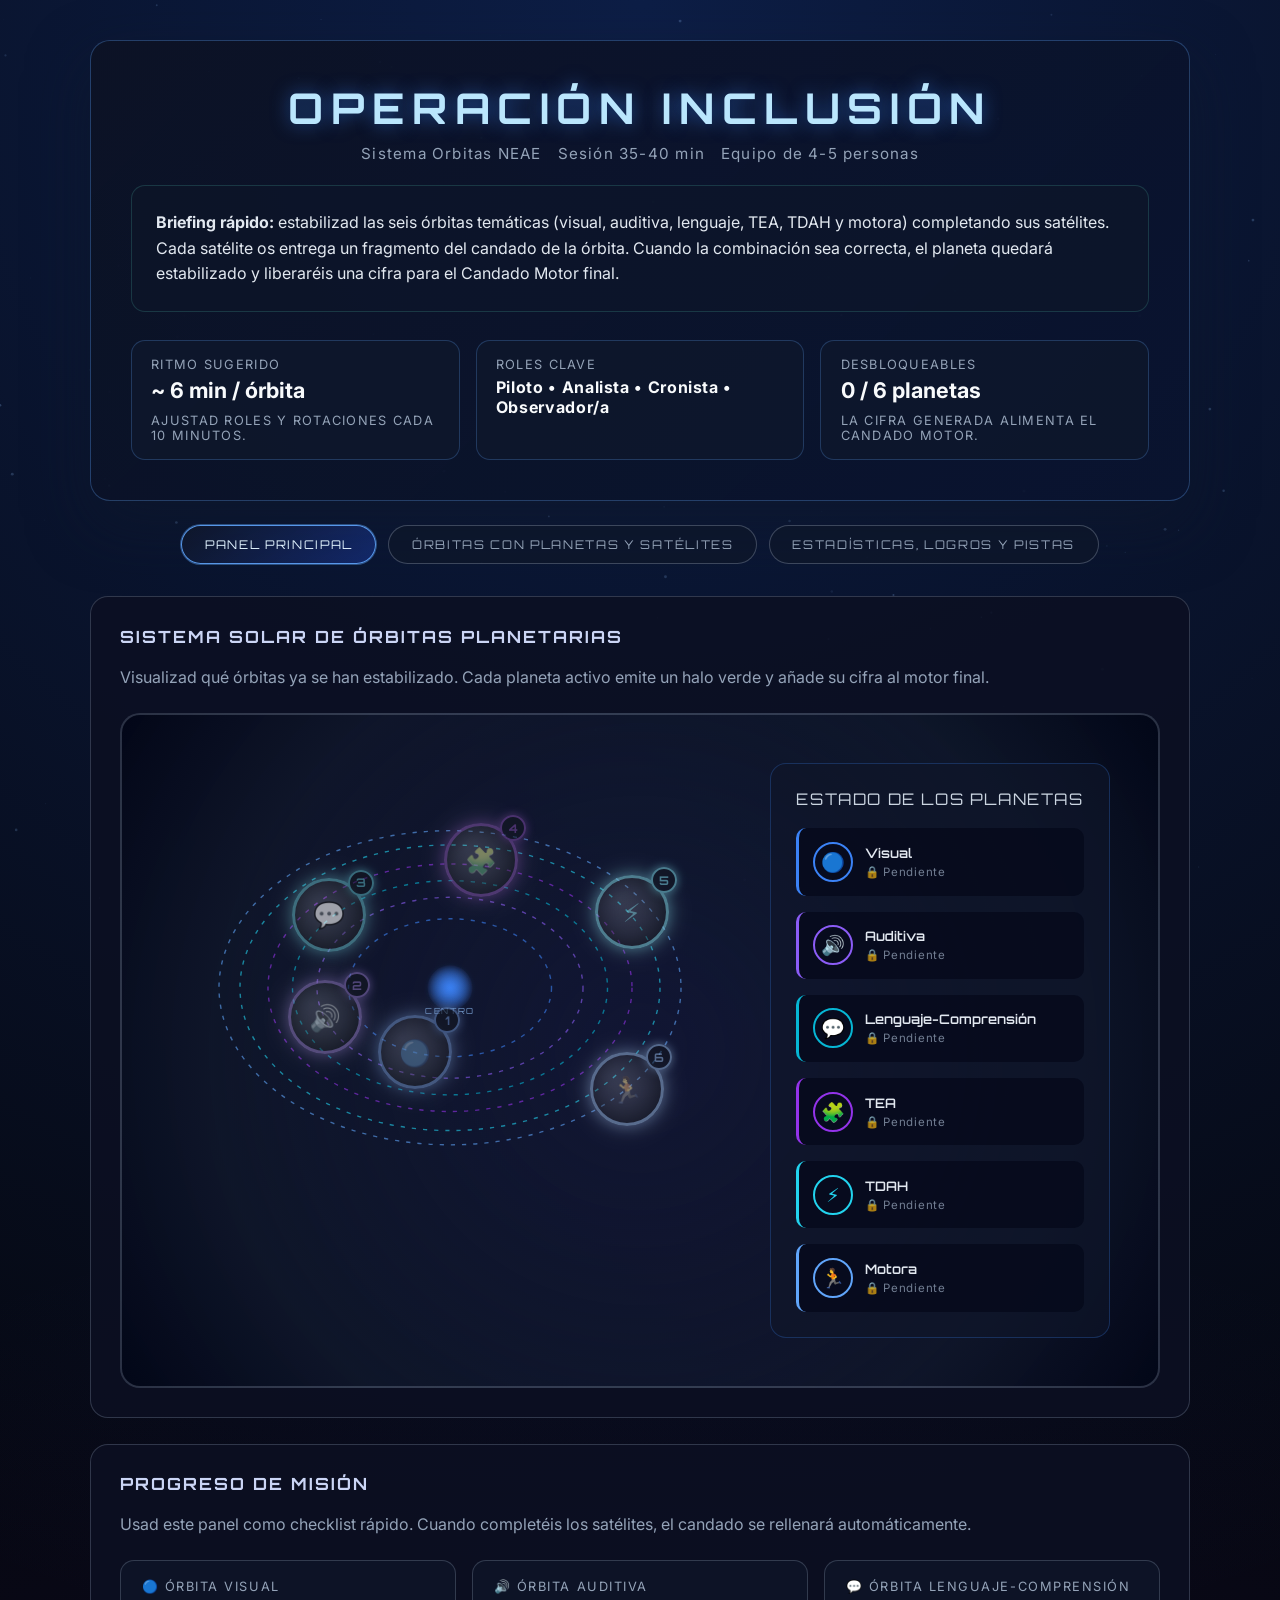
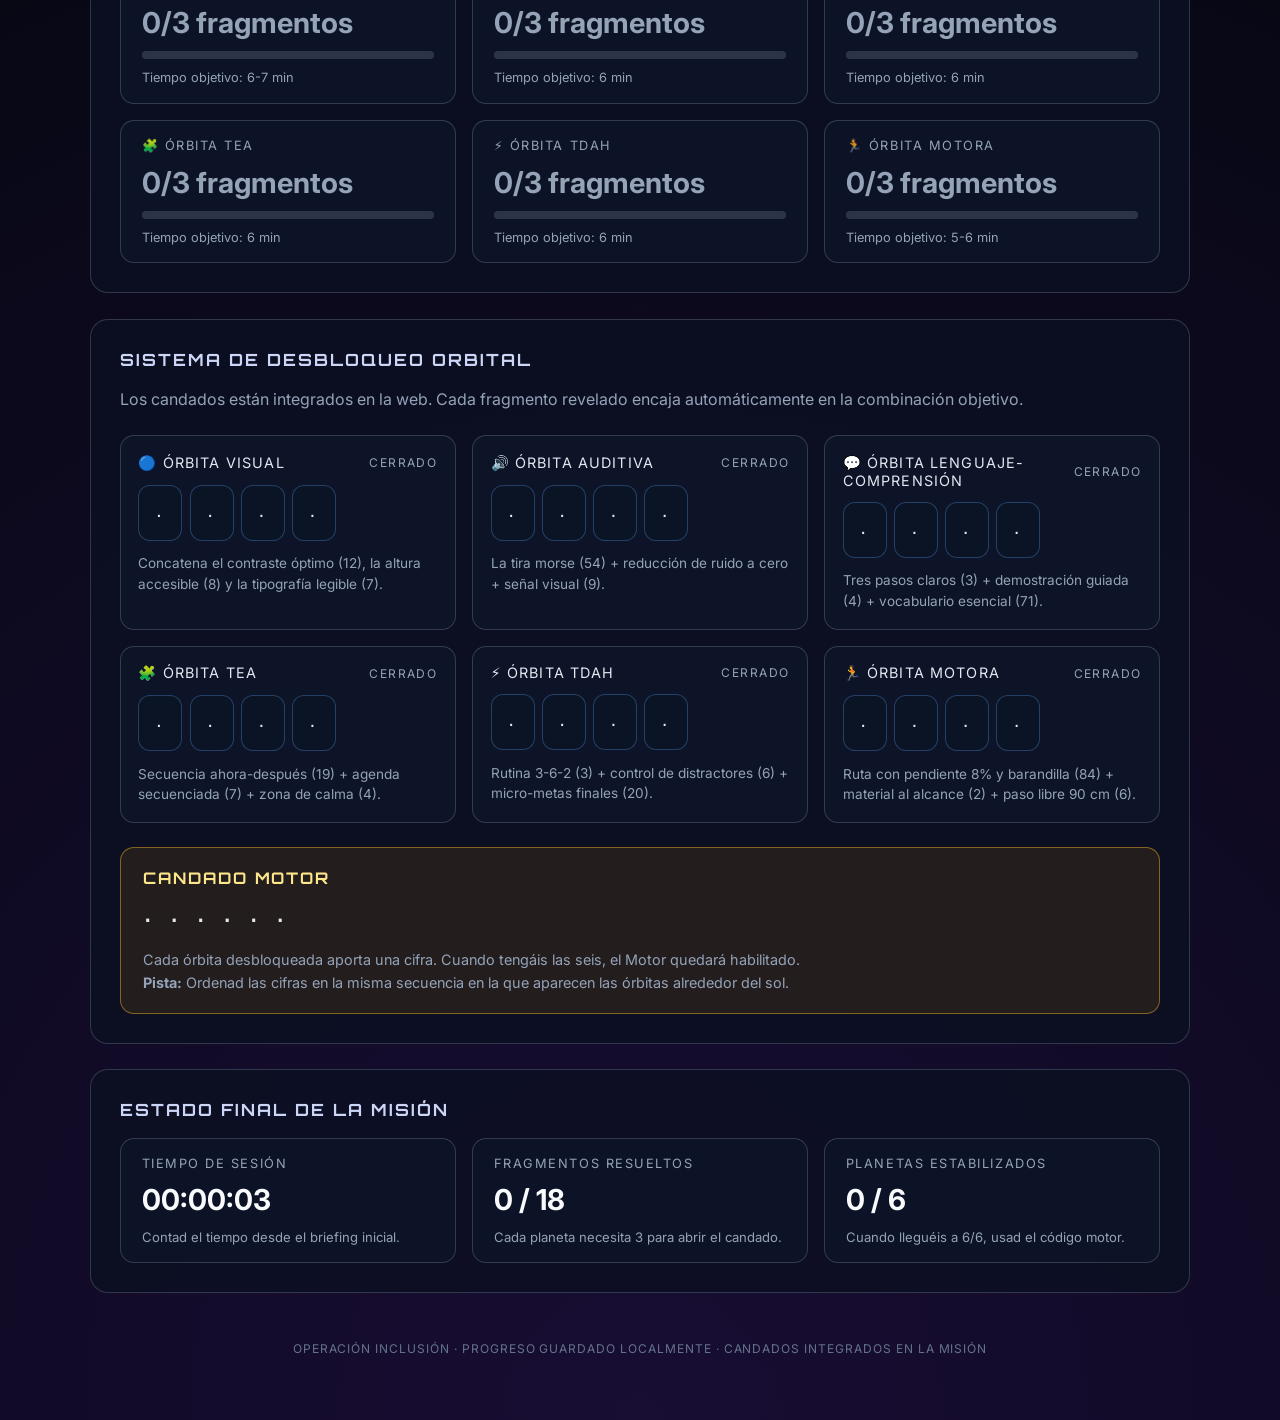
<file: index-mal.html>
<!DOCTYPE html>
<html lang="es">
<head>
    <meta charset="UTF-8">
    <meta name="viewport" content="width=device-width, initial-scale=1.0">
    <title>OPERACIÓN INCLUSIÓN — Sala Orbital</title>
    <link rel="preconnect" href="https://fonts.googleapis.com">
    <link rel="preconnect" href="https://fonts.gstatic.com" crossorigin>
    <link href="https://fonts.googleapis.com/css2?family=Inter:wght@400;500;600;700&family=Orbitron:wght@500;700;900&display=swap" rel="stylesheet">
    <style>
        :root {
            --bg-dark: #05070f;
            --bg-card: rgba(12, 16, 34, 0.86);
            --bg-card-soft: rgba(12, 16, 34, 0.7);
            --bg-highlight: rgba(59, 130, 246, 0.12);
            --border-color: rgba(148, 163, 184, 0.28);
            --border-strong: rgba(148, 163, 184, 0.45);
            --text-main: #e2e8f0;
            --text-soft: #94a3b8;
            --text-muted: #64748b;
            --accent: #60a5fa;
            --accent-strong: #38bdf8;
            --success: #34d399;
            --warning: #fbbf24;
            --error: #f87171;
            --ring-visual: #60a5fa;
            --ring-auditiva: #a855f7;
            --ring-lenguaje: #22d3ee;
            --ring-tea: #c084fc;
            --ring-tdah: #facc15;
            --ring-motora: #f97316;
            --panel-width: min(1100px, 94vw);
        }

        *, *::before, *::after { box-sizing: border-box; }

        body {
            margin: 0;
            min-height: 100vh;
            font-family: 'Inter', system-ui, -apple-system, sans-serif;
            background: radial-gradient(circle at top, rgba(37, 99, 235, 0.25), transparent 55%),
                        radial-gradient(circle at bottom, rgba(109, 40, 217, 0.18), transparent 60%),
                        var(--bg-dark);
            color: var(--text-main);
            position: relative;
            overflow-x: hidden;
        }

        canvas#stars {
            position: fixed;
            inset: 0;
            width: 100%;
            height: 100%;
            pointer-events: none;
            z-index: 0;
            opacity: 0.25;
        }

        .page-shell {
            position: relative;
            z-index: 1;
            width: var(--panel-width);
            margin: 0 auto;
            padding: 2.5rem 0 4rem;
        }

        header.hero {
            background: linear-gradient(135deg, rgba(12, 18, 36, 0.9), rgba(10, 20, 48, 0.92));
            border: 1px solid rgba(96, 165, 250, 0.3);
            border-radius: 20px;
            padding: 2.5rem;
            box-shadow: 0 24px 60px rgba(15, 23, 42, 0.55);
            margin-bottom: 1.5rem;
        }

        header.hero h1 {
            margin: 0 0 0.6rem;
            font-family: 'Orbitron', sans-serif;
            font-size: clamp(1.9rem, 4vw, 2.65rem);
            letter-spacing: 0.18em;
            text-transform: uppercase;
            text-align: center;
            color: #bae6fd;
            text-shadow: 0 0 18px rgba(59, 130, 246, 0.55);
        }

        header.hero .subtitle {
            display: flex;
            justify-content: center;
            gap: 1rem;
            flex-wrap: wrap;
            font-size: 0.95rem;
            color: var(--text-soft);
            letter-spacing: 0.08em;
        }

        header.hero .mission-brief {
            margin-top: 1.4rem;
            background: rgba(15, 23, 42, 0.65);
            border: 1px solid rgba(94, 234, 212, 0.16);
            border-radius: 14px;
            padding: 1.5rem;
            line-height: 1.6;
            color: var(--text-main);
        }

        header.hero .mission-grid {
            margin-top: 1.75rem;
            display: grid;
            grid-template-columns: repeat(auto-fit, minmax(180px, 1fr));
            gap: 1rem;
        }

        header.hero .mission-card {
            background: rgba(14, 24, 44, 0.8);
            border: 1px solid rgba(96, 165, 250, 0.25);
            border-radius: 14px;
            padding: 1rem 1.2rem;
        }

        header.hero .mission-card .label {
            font-size: 0.8rem;
            letter-spacing: 0.1em;
            text-transform: uppercase;
            color: var(--text-soft);
        }

        header.hero .mission-card .value {
            font-size: 1.35rem;
            font-weight: 700;
            margin-top: 0.35rem;
            color: #f8fafc;
        }

        nav.tab-nav {
            display: flex;
            gap: 0.75rem;
            justify-content: center;
            margin: 0 auto 2rem;
            flex-wrap: wrap;
        }

        nav.tab-nav button {
            padding: 0.7rem 1.4rem;
            border-radius: 999px;
            border: 1px solid rgba(148, 163, 184, 0.35);
            background: rgba(15, 23, 42, 0.7);
            color: var(--text-soft);
            font-family: 'Orbitron', sans-serif;
            font-size: 0.75rem;
            letter-spacing: 0.14em;
            text-transform: uppercase;
            cursor: pointer;
            transition: all 0.25s ease;
        }

        nav.tab-nav button.active {
            border-color: rgba(96, 165, 250, 0.9);
            color: #e0f2fe;
            background: linear-gradient(135deg, rgba(15, 23, 42, 0.9), rgba(30, 64, 175, 0.45));
            box-shadow: 0 0 0 1px rgba(96, 165, 250, 0.4);
        }

        nav.tab-nav button:focus-visible {
            outline: 2px solid rgba(96, 165, 250, 0.75);
            outline-offset: 3px;
        }

        section.tab-panel {
            display: none;
        }

        section.tab-panel.active {
            display: block;
        }

        .panel-section {
            background: var(--bg-card);
            border: 1px solid var(--border-color);
            border-radius: 18px;
            padding: 1.8rem;
            margin-bottom: 1.6rem;
            position: relative;
            overflow: hidden;
        }

        .panel-section h2 {
            margin: 0 0 1.1rem;
            font-family: 'Orbitron', sans-serif;
            letter-spacing: 0.12em;
            font-size: 1.05rem;
            text-transform: uppercase;
            color: #cbd5f5;
        }

        .panel-section p.lead {
            margin: 0 0 1.4rem;
            color: var(--text-soft);
            line-height: 1.6;
        }

        .solar-system-container {
            background: radial-gradient(circle at center,
                rgba(59, 130, 246, 0.05) 0%,
                rgba(15, 23, 42, 0.82) 70%,
                rgba(2, 6, 23, 0.95) 100%);
            border: 2px solid var(--border-color);
            border-radius: 20px;
            padding: 3rem 2rem;
            position: relative;
            overflow: visible;
            min-height: 620px;
            display: flex;
            flex-wrap: wrap;
            gap: 2.5rem;
            justify-content: center;
        }

        .solar-system-container::before {
            content: '';
            position: absolute;
            inset: -2px;
            background: linear-gradient(45deg,
                rgba(59, 130, 246, 0.28),
                rgba(147, 51, 234, 0.28),
                rgba(6, 182, 212, 0.28));
            border-radius: 20px;
            z-index: -1;
            animation: border-glow 3s ease-in-out infinite;
        }

        @keyframes border-glow {
            0%, 100% { opacity: 0.18; }
            50% { opacity: 0.4; }
        }

        .solar-system-wrapper {
            position: relative;
            width: min(100%, 560px);
            aspect-ratio: 1;
            min-width: 320px;
        }

        .orbits-svg {
            position: absolute;
            inset: 0;
            width: 100%;
            height: 100%;
            pointer-events: none;
        }

        .planets-overlay {
            position: absolute;
            inset: 0;
            pointer-events: none;
        }

        .orbit-path {
            stroke-dasharray: 6 10;
        }

        .planet-orbit {
            position: absolute;
            width: 74px;
            height: 74px;
            border-radius: 50%;
            display: flex;
            align-items: center;
            justify-content: center;
            cursor: pointer;
            pointer-events: all;
            transform: translate(-50%, -50%);
            transition: opacity 0.4s ease, transform 0.4s ease;
        }

        .planet-orbit.locked {
            opacity: 0.6;
            filter: grayscale(0.55);
        }

        .planet-orbit.active {
            opacity: 1;
            filter: none;
            animation: planet-active 2.6s ease-in-out infinite;
        }

        @keyframes planet-active {
            0%, 100% { box-shadow: 0 0 15px currentColor, inset 0 0 18px rgba(255,255,255,0.18); }
            50% { box-shadow: 0 0 28px currentColor, inset 0 0 28px rgba(255,255,255,0.25); }
        }

        .planet-icon {
            width: 100%;
            height: 100%;
            border-radius: 50%;
            display: flex;
            align-items: center;
            justify-content: center;
            background: radial-gradient(circle at 30% 30%, rgba(255,255,255,0.2), rgba(15,23,42,0.9));
            border: 3px solid;
            position: relative;
            box-shadow: inset 0 0 22px rgba(0,0,0,0.55), 0 0 16px currentColor;
        }

        .planet-icon::before {
            content: '';
            position: absolute;
            inset: -45%;
            background: radial-gradient(circle, rgba(255,255,255,0.12) 0%, transparent 70%);
            animation: planet-rotate 10s linear infinite;
        }

        @keyframes planet-rotate {
            from { transform: rotate(0deg); }
            to { transform: rotate(360deg); }
        }

        .planet-number {
            position: absolute;
            top: -8px;
            right: -8px;
            width: 26px;
            height: 26px;
            border-radius: 50%;
            background: rgba(15, 23, 42, 0.95);
            border: 2px solid currentColor;
            display: grid;
            place-items: center;
            font-size: 0.75rem;
            font-weight: bold;
            font-family: 'Orbitron', monospace;
            box-shadow: 0 0 10px currentColor;
        }

        .planet-label {
            position: absolute;
            bottom: -34px;
            left: 50%;
            transform: translateX(-50%);
            font-size: 0.7rem;
            font-weight: 600;
            letter-spacing: 0.06em;
            text-transform: uppercase;
            white-space: nowrap;
            font-family: 'Orbitron', monospace;
            text-shadow: 0 0 10px currentColor;
            opacity: 0;
            transition: opacity 0.3s ease;
        }

        .planet-orbit:hover .planet-label,
        .planet-orbit.active .planet-label {
            opacity: 1;
        }

        .planet-orbit[data-planet="visual"] { color: rgb(59, 130, 246); }
        .planet-orbit[data-planet="auditiva"] { color: rgb(139, 92, 246); }
        .planet-orbit[data-planet="lenguaje"] { color: rgb(6, 182, 212); }
        .planet-orbit[data-planet="tea"] { color: rgb(147, 51, 234); }
        .planet-orbit[data-planet="tdah"] { color: rgb(34, 211, 238); }
        .planet-orbit[data-planet="motora"] { color: rgb(96, 165, 250); }

        .orbit-legend {
            min-width: min(320px, 100%);
            max-width: 360px;
            background: rgba(15, 23, 42, 0.6);
            border: 1px solid rgba(59, 130, 246, 0.25);
            border-radius: 16px;
            padding: 1.6rem;
            height: fit-content;
        }

        .legend-title {
            font-family: 'Orbitron', monospace;
            font-size: 1rem;
            letter-spacing: 0.1em;
            color: rgb(203, 213, 225);
            margin-bottom: 1.2rem;
            text-align: center;
            text-transform: uppercase;
        }

        .legend-grid {
            display: grid;
            grid-template-columns: repeat(auto-fit, minmax(150px, 1fr));
            gap: 1rem;
        }

        .legend-item {
            display: flex;
            gap: 0.75rem;
            align-items: center;
            padding: 0.85rem;
            background: rgba(2, 6, 23, 0.6);
            border-radius: 10px;
            border-left: 3px solid rgba(59, 130, 246, 0.6);
            transition: transform 0.3s ease, box-shadow 0.3s ease;
        }

        .legend-item:hover {
            transform: translateX(4px);
            box-shadow: 0 6px 18px rgba(15, 23, 42, 0.6);
        }

        .legend-item.active {
            border-left-width: 5px;
            box-shadow: 0 0 12px currentColor;
        }

        .legend-icon {
            width: 40px;
            height: 40px;
            border-radius: 50%;
            display: grid;
            place-items: center;
            border: 2px solid currentColor;
            font-size: 1.2rem;
        }

        .legend-info {
            flex: 1;
        }

        .legend-name {
            font-size: 0.82rem;
            font-weight: 600;
            color: rgb(226, 232, 240);
            font-family: 'Orbitron', monospace;
            margin-bottom: 0.25rem;
        }

        .legend-status {
            font-size: 0.72rem;
            letter-spacing: 0.06em;
            opacity: 0.75;
        }

        .legend-status.active { color: rgb(16, 185, 129); opacity: 1; }
        .legend-status.locked { color: rgb(148, 163, 184); }

        /* Grids responsivos mejorados */
        .grid-two {
            display: grid;
            grid-template-columns: repeat(2, 1fr);
            gap: 1rem;
        }

        .grid-three {
            display: grid;
            grid-template-columns: repeat(3, 1fr);
            gap: 1rem;
        }

        .grid-four {
            display: grid;
            grid-template-columns: repeat(4, 1fr);
            gap: 1rem;
        }

        @media (max-width: 1024px) {
            .grid-four {
                grid-template-columns: repeat(2, 1fr);
            }
            .grid-three {
                grid-template-columns: repeat(2, 1fr);
            }
        }

        @media (max-width: 820px) {
            .solar-system-container {
                padding: 2.5rem 1.6rem;
            }

            .solar-system-wrapper {
                width: min(100%, 420px);
            }

            .orbit-legend {
                width: 100%;
                max-width: none;
            }
        }

        @media (max-width: 640px) {
            .solar-system-container {
                padding: 2rem 1.2rem;
                gap: 2rem;
            }

            .solar-system-wrapper {
                min-width: 260px;
            }
        }

        .progress-grid {
            display: grid;
            grid-template-columns: repeat(auto-fit, minmax(240px, 1fr));
            gap: 1rem;
        }

        @media (min-width: 768px) {
            .progress-grid {
                grid-template-columns: repeat(2, 1fr);
            }
        }

        @media (min-width: 1024px) {
            .progress-grid {
                grid-template-columns: repeat(3, 1fr);
            }
        }

        @media (min-width: 1400px) {
            .progress-grid {
                grid-template-columns: repeat(4, 1fr);
            }
        }

        .progress-card {
            background: rgba(15, 23, 42, 0.78);
            border: 1px solid var(--border-color);
            border-radius: 14px;
            padding: 1.1rem 1.3rem;
            display: flex;
            flex-direction: column;
            gap: 0.7rem;
        }

        .progress-card .title {
            font-size: 0.8rem;
            text-transform: uppercase;
            letter-spacing: 0.12em;
            color: var(--text-soft);
        }

        .progress-card .value {
            font-size: 1.8rem;
            font-weight: 700;
            color: #f8fafc;
        }

        .progress-bar {
            position: relative;
            height: 8px;
            border-radius: 999px;
            background: rgba(148, 163, 184, 0.23);
            overflow: hidden;
        }

        .progress-bar span {
            position: absolute;
            inset: 0;
            background: linear-gradient(90deg, rgba(96, 165, 250, 0.85), rgba(34, 197, 94, 0.85));
            border-radius: 999px;
            transform-origin: left;
            transition: transform 0.4s ease;
        }

        .locks-board {
            display: grid;
            grid-template-columns: repeat(auto-fit, minmax(280px, 1fr));
            gap: 1rem;
        }

        @media (min-width: 768px) {
            .locks-board {
                grid-template-columns: repeat(2, 1fr);
            }
        }

        @media (min-width: 1024px) {
            .locks-board {
                grid-template-columns: repeat(3, 1fr);
            }
        }

        .lock-card {
            background: rgba(15, 23, 42, 0.82);
            border: 1px solid var(--border-color);
            border-radius: 14px;
            padding: 1.1rem;
            display: flex;
            flex-direction: column;
            gap: 0.8rem;
        }

        .lock-card header {
            display: flex;
            justify-content: space-between;
            align-items: center;
            font-size: 0.9rem;
            letter-spacing: 0.08em;
            text-transform: uppercase;
        }

        .lock-code-display {
            display: flex;
            gap: 0.45rem;
        }

        .lock-digit {
            width: 44px;
            height: 56px;
            border-radius: 12px;
            border: 1px solid rgba(96, 165, 250, 0.3);
            background: rgba(12, 20, 38, 0.9);
            display: grid;
            place-items: center;
            font-family: 'Orbitron', sans-serif;
            font-size: 1.3rem;
            letter-spacing: 0.14em;
        }

        .lock-card .clue {
            font-size: 0.85rem;
            color: var(--text-soft);
            line-height: 1.5;
        }

        .final-lock {
            margin-top: 1.5rem;
            background: rgba(202, 138, 4, 0.12);
            border: 1px solid rgba(251, 191, 36, 0.45);
            border-radius: 14px;
            padding: 1.2rem 1.4rem;
        }

        .final-lock h3 {
            margin: 0 0 0.6rem;
            font-family: 'Orbitron', sans-serif;
            font-size: 1rem;
            letter-spacing: 0.12em;
            color: #fde68a;
            text-transform: uppercase;
        }

        .final-lock .code {
            display: inline-flex;
            gap: 0.5rem;
            align-items: center;
            font-size: 2rem;
            font-family: 'Orbitron', sans-serif;
            letter-spacing: 0.3em;
        }

        .final-lock .message {
            margin-top: 0.65rem;
            font-size: 0.9rem;
            color: var(--text-soft);
            line-height: 1.6;
        }

        .deck {
            display: grid;
            gap: 1.5rem;
        }

        .planet-card {
            background: rgba(12, 19, 36, 0.92);
            border: 1px solid var(--border-color);
            border-radius: 20px;
            padding: 1.8rem;
            position: relative;
            overflow: hidden;
        }

        .planet-card::before {
            content: "";
            position: absolute;
            inset: 0;
            background: linear-gradient(135deg, rgba(59, 130, 246, 0.08), transparent 55%);
            pointer-events: none;
        }

        .planet-header {
            display: flex;
            gap: 1rem;
            align-items: center;
            position: relative;
            z-index: 1;
        }

        .planet-header .icon {
            width: 60px;
            height: 60px;
            border-radius: 16px;
            display: grid;
            place-items: center;
            font-size: 1.9rem;
            background: rgba(59, 130, 246, 0.18);
            border: 1px solid rgba(96, 165, 250, 0.35);
        }

        .planet-header .meta h3 {
            margin: 0;
            font-family: 'Orbitron', sans-serif;
            letter-spacing: 0.1em;
            text-transform: uppercase;
            font-size: 1.05rem;
        }

        .planet-header .meta .focus {
            display: inline-flex;
            align-items: center;
            gap: 0.5rem;
            color: var(--text-soft);
            font-size: 0.85rem;
            margin-top: 0.15rem;
        }

        .planet-summary {
            margin: 1rem 0 1.3rem;
            color: var(--text-soft);
            line-height: 1.6;
        }

        .planet-meta {
            display: flex;
            gap: 1rem;
            flex-wrap: wrap;
            margin-bottom: 1.3rem;
        }

        .planet-chip {
            background: rgba(15, 23, 42, 0.75);
            border: 1px solid rgba(96, 165, 250, 0.25);
            border-radius: 999px;
            padding: 0.45rem 0.9rem;
            font-size: 0.8rem;
            color: var(--text-soft);
            letter-spacing: 0.06em;
        }

        .lock-panel {
            background: rgba(15, 23, 42, 0.78);
            border: 1px solid var(--border-color);
            border-radius: 16px;
            padding: 1.2rem;
            margin-bottom: 1.4rem;
        }

        .lock-panel header {
            display: flex;
            justify-content: space-between;
            align-items: center;
            font-family: 'Orbitron', sans-serif;
            letter-spacing: 0.1em;
            text-transform: uppercase;
            font-size: 0.85rem;
            color: var(--text-soft);
        }

        .lock-panel .code-preview {
            display: inline-flex;
            gap: 0.45rem;
            margin-top: 0.9rem;
        }

        .lock-panel .code-preview .digit {
            width: 42px;
            height: 48px;
            border-radius: 12px;
            border: 1px solid rgba(96, 165, 250, 0.35);
            display: grid;
            place-items: center;
            font-family: 'Orbitron', sans-serif;
            font-size: 1.2rem;
            letter-spacing: 0.18em;
        }

        .lock-panel .clue {
            margin-top: 0.8rem;
            font-size: 0.85rem;
            color: var(--text-soft);
            line-height: 1.5;
        }

        .satellite-grid {
            display: grid;
            gap: 1rem;
        }

        .satellite-card {
            background: rgba(11, 18, 34, 0.92);
            border: 1px solid var(--border-color);
            border-radius: 16px;
            padding: 1.3rem;
            position: relative;
        }

        .satellite-card.completed {
            border-color: rgba(34, 197, 94, 0.55);
            box-shadow: 0 0 0 1px rgba(34, 197, 94, 0.25);
        }

        .satellite-card header {
            display: flex;
            justify-content: space-between;
            align-items: baseline;
            gap: 1rem;
        }

        .satellite-card header h4 {
            margin: 0;
            font-size: 0.95rem;
            letter-spacing: 0.08em;
            text-transform: uppercase;
            color: #f1f5f9;
        }

        .satellite-card .fragment-badge {
            display: inline-flex;
            align-items: center;
            gap: 0.35rem;
            background: rgba(59, 130, 246, 0.16);
            border: 1px solid rgba(59, 130, 246, 0.35);
            border-radius: 999px;
            padding: 0.35rem 0.65rem;
            font-size: 0.75rem;
            letter-spacing: 0.08em;
        }

        .satellite-card p.goal {
            margin: 0.9rem 0 0.8rem;
            line-height: 1.6;
            color: var(--text-soft);
        }

        .satellite-details {
            display: grid;
            gap: 0.75rem;
            margin-bottom: 1rem;
        }

        .detail-block {
            background: rgba(15, 23, 42, 0.65);
            border: 1px solid rgba(148, 163, 184, 0.25);
            border-radius: 12px;
            padding: 0.75rem 0.95rem;
        }

        .detail-block .label {
            font-size: 0.75rem;
            letter-spacing: 0.1em;
            text-transform: uppercase;
            color: var(--text-muted);
        }

        .detail-block ul {
            margin: 0.4rem 0 0;
            padding-left: 1.2rem;
            color: var(--text-soft);
            line-height: 1.4;
        }

        .question-block {
            border-top: 1px solid rgba(148, 163, 184, 0.2);
            padding-top: 1rem;
        }

        .question-block .prompt {
            font-weight: 600;
            margin-bottom: 0.8rem;
            color: #f8fafc;
        }

        .option-list {
            display: grid;
            gap: 0.55rem;
        }

        .option {
            display: flex;
            gap: 0.6rem;
            background: rgba(15, 23, 42, 0.7);
            border: 1px solid rgba(148, 163, 184, 0.25);
            border-radius: 10px;
            padding: 0.65rem 0.75rem;
            align-items: flex-start;
        }

        .option input {
            margin-top: 0.3rem;
        }

        .option label {
            cursor: pointer;
            color: var(--text-soft);
            line-height: 1.45;
        }

        .satellite-actions {
            margin-top: 0.9rem;
            display: flex;
            gap: 0.75rem;
            flex-wrap: wrap;
        }

        .btn {
            border: 1px solid rgba(96, 165, 250, 0.4);
            background: rgba(59, 130, 246, 0.14);
            color: #e0f2fe;
            font-family: 'Orbitron', sans-serif;
            text-transform: uppercase;
            letter-spacing: 0.12em;
            padding: 0.55rem 1.1rem;
            border-radius: 999px;
            font-size: 0.72rem;
            cursor: pointer;
            transition: all 0.25s ease;
        }

        .btn:hover,
        .btn:focus-visible {
            outline: none;
            box-shadow: 0 0 0 2px rgba(96, 165, 250, 0.35);
        }

        .btn.secondary {
            border-color: rgba(148, 163, 184, 0.45);
            background: rgba(15, 23, 42, 0.65);
            color: var(--text-soft);
        }

        .btn.danger {
            border-color: rgba(248, 113, 113, 0.55);
            background: rgba(248, 113, 113, 0.16);
            color: #fecaca;
        }

        .feedback {
            margin-top: 0.75rem;
            font-size: 0.85rem;
            color: var(--text-soft);
            line-height: 1.5;
        }

        .feedback.success {
            color: var(--success);
        }

        .feedback.error {
            color: var(--error);
        }

        .planet-footer {
            margin-top: 1.4rem;
            padding: 1rem 1.1rem;
            border-radius: 12px;
            background: rgba(59, 130, 246, 0.12);
            border: 1px solid rgba(96, 165, 250, 0.35);
            color: var(--text-soft);
            line-height: 1.55;
        }

        .stats-grid {
            display: grid;
            grid-template-columns: repeat(auto-fit, minmax(220px, 1fr));
            gap: 1rem;
            margin-bottom: 2rem;
        }

        .stat-card {
            background: rgba(15, 23, 42, 0.82);
            border: 1px solid var(--border-color);
            border-radius: 16px;
            padding: 1.1rem 1.3rem;
        }

        .stat-card h3 {
            margin: 0 0 0.65rem;
            font-size: 0.9rem;
            letter-spacing: 0.08em;
            text-transform: uppercase;
            color: var(--text-soft);
        }

        .stat-card .stat-value {
            font-size: 1.9rem;
            font-weight: 700;
        }

        .stat-card .stat-note {
            margin-top: 0.5rem;
            font-size: 0.82rem;
            color: var(--text-soft);
        }

        .achievements {
            display: grid;
            grid-template-columns: repeat(auto-fit, minmax(220px, 1fr));
            gap: 1rem;
        }

        .achievement-card {
            background: rgba(15, 23, 42, 0.78);
            border: 1px solid rgba(148, 163, 184, 0.3);
            border-radius: 16px;
            padding: 1.1rem;
            display: flex;
            flex-direction: column;
            gap: 0.5rem;
            opacity: 0.5;
            transition: opacity 0.3s ease, border-color 0.3s ease;
        }

        .achievement-card.active {
            opacity: 1;
            border-color: rgba(34, 197, 94, 0.45);
            box-shadow: 0 0 0 1px rgba(34, 197, 94, 0.2);
        }

        .achievement-card .title {
            font-size: 0.95rem;
            font-weight: 600;
            color: #f8fafc;
        }

        .achievement-card .description {
            font-size: 0.85rem;
            color: var(--text-soft);
            line-height: 1.5;
        }

        .hint-board {
            margin-top: 2rem;
            background: rgba(15, 23, 42, 0.7);
            border: 1px solid var(--border-color);
            border-radius: 16px;
            padding: 1.4rem;
        }

        .hint-board h3 {
            margin: 0 0 1rem;
            font-family: 'Orbitron', sans-serif;
            letter-spacing: 0.12em;
            text-transform: uppercase;
            font-size: 0.95rem;
            color: #cbd5f5;
        }

        .hint-list {
            display: grid;
            gap: 0.8rem;
        }

        .hint-item {
            padding: 0.9rem 1rem;
            border-radius: 12px;
            background: rgba(12, 19, 36, 0.85);
            border: 1px solid rgba(148, 163, 184, 0.25);
        }

        .hint-item header {
            display: flex;
            justify-content: space-between;
            align-items: center;
            font-size: 0.85rem;
            color: var(--text-soft);
        }

        .hint-item .hint-text {
            margin-top: 0.65rem;
            font-size: 0.85rem;
            color: var(--text-soft);
            line-height: 1.55;
            display: none;
        }

        .hint-item.revealed .hint-text {
            display: block;
        }

        footer.page-foot {
            margin-top: 3rem;
            text-align: center;
            font-size: 0.75rem;
            letter-spacing: 0.08em;
            text-transform: uppercase;
            color: var(--text-muted);
        }

        .toast-stack {
            position: fixed;
            top: 1.4rem;
            right: 1.4rem;
            display: grid;
            gap: 0.6rem;
            z-index: 40;
        }

        .toast {
            min-width: 240px;
            padding: 0.75rem 1rem;
            border-radius: 10px;
            border: 1px solid rgba(148, 163, 184, 0.35);
            background: rgba(12, 19, 36, 0.92);
            color: var(--text-main);
            box-shadow: 0 20px 45px rgba(15, 23, 42, 0.55);
            font-size: 0.85rem;
        }

        .toast.success { border-color: rgba(34, 197, 94, 0.55); }
        .toast.error { border-color: rgba(248, 113, 113, 0.55); }
        .toast.info { border-color: rgba(96, 165, 250, 0.45); }

        @media (max-width: 820px) {
            header.hero {
                padding: 2rem 1.6rem;
            }

            .planet-card {
                padding: 1.4rem;
            }

            .solar-system-wrapper {
                max-width: 360px;
            }
        }

        @media (max-width: 620px) {
            nav.tab-nav button {
                flex: 1 1 100%;
            }

            .solar-system-wrapper {
                min-width: 240px;
            }

            .grid-two {
                gap: 1rem;
            }
        }

        @media (max-width: 520px) {
            header.hero .mission-grid {
                grid-template-columns: repeat(auto-fit, minmax(140px, 1fr));
            }

            .lock-card .lock-code-display {
                gap: 0.3rem;
            }
        }
    </style>
</head>
<body>
    <canvas id="stars"></canvas>
    <div class="toast-stack" id="toastStack" aria-live="polite"></div>
    <div class="page-shell">
        <header class="hero" role="banner">
            <h1>OPERACIÓN INCLUSIÓN</h1>
            <div class="subtitle">
                <span>Sistema Orbitas NEAE</span>
                <span>Sesión 35-40 min</span>
                <span>Equipo de 4-5 personas</span>
      </div>
            <div class="mission-brief">
                <strong>Briefing rápido:</strong> estabilizad las seis órbitas temáticas (visual, auditiva, lenguaje, TEA, TDAH y motora) completando sus satélites. Cada satélite os entrega un fragmento del candado de la órbita. Cuando la combinación sea correcta, el planeta quedará estabilizado y liberaréis una cifra para el Candado Motor final.
                    </div>
            <div class="mission-grid">
                <div class="mission-card">
                    <div class="label">Ritmo sugerido</div>
                    <div class="value">~ 6 min / órbita</div>
                    <div class="label" style="margin-top:0.6rem; color: var(--text-soft);">Ajustad roles y rotaciones cada 10 minutos.</div>
                </div>
                <div class="mission-card">
                    <div class="label">Roles clave</div>
                    <div class="value" style="font-size:1rem; letter-spacing:0.04em;">
                        Piloto • Analista • Cronista • Observador/a
                        </div>
                        </div>
                <div class="mission-card">
                    <div class="label">Desbloqueables</div>
                    <div class="value" id="summaryUnlocked">0 / 6 planetas</div>
                    <div class="label" style="margin-top:0.6rem; color: var(--text-soft);">La cifra generada alimenta el Candado Motor.</div>
                </div>
          </div>
        </header>

        <nav class="tab-nav" aria-label="Navegación principal">
            <button type="button" class="active" data-tab-target="panelPrincipal">Panel principal</button>
            <button type="button" data-tab-target="planetasSatellites">Órbitas con planetas y satélites</button>
            <button type="button" data-tab-target="statsLogros">Estadísticas, logros y pistas</button>
        </nav>

        <main>
            <section id="panelPrincipal" class="tab-panel active" role="region" aria-label="Panel principal">
                <article class="panel-section">
                    <h2>Sistema solar de órbitas planetarias</h2>
                    <p class="lead">Visualizad qué órbitas ya se han estabilizado. Cada planeta activo emite un halo verde y añade su cifra al motor final.</p>
                    <div class="solar-system-container">
                        <div class="solar-system-wrapper">
                            <svg id="orbitsCanvas" class="orbits-svg" viewBox="0 0 800 800" preserveAspectRatio="xMidYMid meet" aria-hidden="true">
                                <defs>
                                    <radialGradient id="planetGradient" cx="50%" cy="50%">
                                        <stop offset="0%" style="stop-color:rgba(59,130,246,0.85);stop-opacity:1" />
                                        <stop offset="100%" style="stop-color:rgba(59,130,246,0.15);stop-opacity:0.3" />
                                    </radialGradient>
                                    <filter id="glow">
                                        <feGaussianBlur stdDeviation="3" result="coloredBlur"/>
                                        <feMerge>
                                            <feMergeNode in="coloredBlur"/>
                                            <feMergeNode in="SourceGraphic"/>
                                        </feMerge>
                                    </filter>
                                </defs>
                                <circle cx="400" cy="310" r="32" fill="url(#planetGradient)" filter="url(#glow)"></circle>
                                <text x="400" y="348" text-anchor="middle" fill="rgba(148, 197, 253, 0.75)" font-size="12" font-family="Orbitron" letter-spacing="0.2em">CENTRO</text>
                            </svg>
                            <div id="planetsOverlay" class="planets-overlay"></div>
                        </div>
                        <div class="orbit-legend">
                            <div class="legend-title">Estado de los planetas</div>
                            <div class="legend-grid" id="orbitLegend" role="list"></div>
                        </div>
                    </div>
                </article>

                <article class="panel-section">
                    <h2>Progreso de misión</h2>
                    <p class="lead">Usad este panel como checklist rápido. Cuando completéis los satélites, el candado se rellenará automáticamente.</p>
                    <div class="progress-grid" id="missionProgress" role="list"></div>
                </article>

                <article class="panel-section">
                    <h2>Sistema de desbloqueo orbital</h2>
                    <p class="lead">Los candados están integrados en la web. Cada fragmento revelado encaja automáticamente en la combinación objetivo.</p>
                    <div class="locks-board" id="locksBoard" role="list"></div>
                    <div class="final-lock" id="finalLockCard" role="region" aria-label="Candado final del motor"></div>
                </article>

                <article class="panel-section">
                    <h2>Estado final de la misión</h2>
                    <div class="progress-grid" id="finalStatus" role="list"></div>
                </article>
                </section>

            <section id="planetasSatellites" class="tab-panel" role="region" aria-label="Órbitas con satélites">
                <div class="deck" id="planetsDeck"></div>
            </section>

            <section id="statsLogros" class="tab-panel" role="region" aria-label="Estadísticas, logros y pistas">
                <div class="panel-section">
                    <h2>Panel de control</h2>
                    <div class="stats-grid" id="statsGrid"></div>
                    <button type="button" class="btn danger" id="resetSessionBtn">Reiniciar misión</button>
                    </div>

                <div class="panel-section">
                    <h2>Logros desbloqueables</h2>
                    <div class="achievements" id="achievementsGrid"></div>
                    </div>

                <div class="panel-section">
                    <h2>Pistas estratégicas</h2>
                    <div class="hint-board">
                        <h3>Si os bloqueáis, abrid una sola pista.</h3>
                        <div class="hint-list" id="hintList"></div>
                            </div>
                            </div>
            </section>
        </main>

        <footer class="page-foot">
            Operación Inclusión · Progreso guardado localmente · Candados integrados en la misión
        </footer>
                    </div>

    <script>
        const PLANETS = [
            {
                key: "visual",
                name: "Órbita Visual",
                icon: "🔵",
                ringColor: "var(--ring-visual)",
                focus: "Acceso sensorial",
                estimated: "6-7 min",
                summary: "Garantizad contraste alto, redundancia icono+texto y tipografías legibles para que cualquier persona pueda interpretar la señalética de aula.",
                lock: {
                    type: "numeric",
                    digits: 4,
                    target: "1287",
                    clue: "Concatena el contraste óptimo (12), la altura accesible (8) y la tipografía legible (7).",
                },
                finalContribution: "6",
                generalHint: "Piensa en redundancia: icono + palabra + contraste = acceso visual universal.",
                satellites: [
                    {
                        id: "S1",
                        title: "Filtro de contraste",
                        goal: "Comprobad qué panel mantiene contraste AA al activar el filtro rojo virtual.",
                        materials: ["Simulación 'Filtro Lumen'", "Acetato rojo físico (opcional)"],
                        instructions: "En la web, mueve el deslizador hasta que el porcentaje de contraste supere el 70 %. El valor que se mantiene estable es tu fragmento.",
                        fragment: "12",
                        order: 1,
                        quickHint: "La opción válida conserva contraste AA incluso tras aplicar el filtro rojo.",
                        successMessage: "Perfecto: contraste estable por encima del 70 %. Anota 12.",
                        question: {
                            prompt: "¿Qué panel conserva contraste AA tras activar el filtro?",
                            options: [
                                {
                                    value: "panelA",
                                    label: "Cartel azul claro con tipografía blanca fina (contraste 58 %)",
                                    correct: false,
                                    feedback: "58 % no asegura lectura. Busca un contraste superior al 70 %."
                                },
                                {
                                    value: "panelB",
                                    label: "Cartel negro con tipografía blanca gruesa y pictograma (contraste 72 %)",
                                    correct: true,
                                    feedback: "Exacto: 72 % se mantiene tras el filtro. Fragmento = 12."
                                },
                                {
                                    value: "panelC",
                                    label: "Cartel naranja con texto crema (contraste 61 %)",
                                    correct: false,
                                    feedback: "61 % sigue siendo bajo."
                                }
                            ]
                        }
                    },
                    {
                        id: "S2",
                        title: "Señal redundante",
                        goal: "Elegid la señal que combina icono y texto a altura accesible.",
                        materials: ["Mockup señalización", "Regla o cinta métrica (opcional)"],
                        instructions: "La señal válida debe quedar a 0,80 m del suelo para usuarios en silla y contener icono + palabra.",
                        fragment: "8",
                        order: 2,
                        quickHint: "Busca la señal accesible a 80 cm con doble canal.",
                        successMessage: "Señal acertada: altura 0,80 m y doble canal. Añade el dígito 8.",
                        question: {
                            prompt: "¿Cuál de las opciones garantiza redundancia y altura accesible?",
                            options: [
                                {
                                    value: "signalA",
                                    label: "Cartel solo texto a 1,60 m del suelo",
                                    correct: false,
                                    feedback: "Demasiado alto y sin icono."
                                },
                                {
                                    value: "signalB",
                                    label: "Icono + palabra en relieve a 0,80 m del suelo",
                                    correct: true,
                                    feedback: "Correcto: redundancia + altura accesible. Fragmento = 8."
                                },
                                {
                                    value: "signalC",
                                    label: "Panel LED con animaciones a 1,90 m",
                                    correct: false,
                                    feedback: "La animación puede distraer y queda fuera de alcance."
                                }
                            ]
                        }
                    },
                    {
                        id: "S3",
                        title: "Tipografía legible",
                        goal: "Seleccionad la maqueta que optimiza interlineado y espaciado.",
                        materials: ["Maquetas impresas A y B"],
                        instructions: "El texto legible usa interlineado 1.5, letras minúsculas y espacio en blanco.",
                        fragment: "7",
                        order: 3,
                        quickHint: "Recuerda: bloques cortos + interlineado amplio = lectura ágil.",
                        successMessage: "Lectura fácil asegurada. Cierra el código con el dígito 7.",
                        question: {
                            prompt: "¿Qué maqueta facilita la lectura a primera vista?",
                            options: [
                                {
                                    value: "typoA",
                                    label: "Texto justificado, todo en mayúsculas, interlineado 1",
                                    correct: false,
                                    feedback: "Produce efecto 'muro de texto'."
                                },
                                {
                                    value: "typoB",
                                    label: "Párrafos cortos, interlineado 1.5 y mayúsculas/minúsculas",
                                    correct: true,
                                    feedback: "Exacto: la maqueta B añade el dígito 7."
                                },
                                {
                                    value: "typoC",
                                    label: "Texto centrado con letras condensadas",
                                    correct: false,
                                    feedback: "Centrado y condensado dificulta la lectura continua."
                                }
                            ]
                        }
                    }
                ]
            },
            {
                key: "auditiva",
                name: "Órbita Auditiva",
                icon: "🔊",
                ringColor: "var(--ring-auditiva)",
                focus: "Acceso auditivo",
                estimated: "6 min",
                summary: "Transformad la información sonora en apoyos alternativos y controlad los focos de ruido ambiental.",
                lock: {
                    type: "numeric",
                    digits: 4,
                    target: "5409",
                    clue: "La tira morse (54) + reducción de ruido a cero + señal visual (9).",
                },
                finalContribution: "1",
                generalHint: "Pensad siempre en multicanal: audio + visual + control del ruido.",
                satellites: [
                    {
                        id: "S1",
                        title: "Morse inclusivo",
                        goal: "Decodificad la tira ·--. .. -.-. --- ... eliminando elementos no numéricos en la posición 4 si son letras.",
                        materials: ["Tira morse impresa", "Tabla de equivalencias"],
                        instructions: "Aplicad la regla 1,2,3,5,6. El resultado os dará los dos primeros dígitos.",
                        fragment: "54",
                        order: 1,
                        quickHint: "Convertid a texto PICOS y eliminad la letra en cuarta posición.",
                        successMessage: "Decodificación completa. Fragmento inicial: 54.",
                        question: {
                            prompt: "¿Qué resultado obtenéis al aplicar la regla 1,2,3,5,6 sobre PICTOS?",
                            options: [
                                {
                                    value: "picts",
                                    label: "PICTS",
                                    correct: false,
                                    feedback: "Revisa: la cuarta posición se descarta si no es número."
                                },
                                {
                                    value: "picos",
                                    label: "PICOS",
                                    correct: true,
                                    feedback: "Correcto: PICOS -> 54 como fragmento inicial."
                                },
                                {
                                    value: "ptcos",
                                    label: "PTCOS",
                                    correct: false,
                                    feedback: "Has eliminado la vocal equivocada."
                                }
                            ]
                        }
                    },
                    {
                        id: "S2",
                        title: "Ruido base",
                        goal: "Priorizad la acción que reduce el ruido ambiental en la clase.",
                        materials: ["Plano de aula", "Medidor de ruido (opcional)"],
                        instructions: "Identificad el foco que aporta más dB y buscad cómo reducirlo.",
                        fragment: "0",
                        order: 2,
                        quickHint: "Antes de subir volumen, eliminad ruido de fondo.",
                        successMessage: "Ambiente controlado: la base vuelve a cero.",
                        question: {
                            prompt: "¿Qué acción es más eficaz para reducir el ruido de fondo?",
                            options: [
                                {
                                    value: "increaseVolume",
                                    label: "Subir el volumen del altavoz principal",
                                    correct: false,
                                    feedback: "Solo añade más sonido sobre el ruido."
                                },
                                {
                                    value: "closeDoors",
                                    label: "Cerrar la puerta, apagar ventilador y añadir panel absorbente",
                                    correct: true,
                                    feedback: "Exacto: ruido base cercano a 0."
                                },
                                {
                                    value: "clapPattern",
                                    label: "Usar palmadas como clave de atención",
                                    correct: false,
                                    feedback: "Es un apoyo, pero no reduce el ruido."
                                }
                            ]
                        }
                    },
                    {
                        id: "S3",
                        title: "Apoyo visual",
                        goal: "Seleccionad el recurso que acompaña la información auditiva con apoyo visual.",
                        materials: ["Plantilla de subtítulos", "Pictogramas"],
                        instructions: "El recurso válido integra icono labial y palabras clave resaltadas.",
                        fragment: "9",
                        order: 3,
                        quickHint: "Busca sincronía boca-palabra en la misma señal.",
                        successMessage: "Perfecto: apoyo visual añadido. Suma el dígito 9.",
                        question: {
                            prompt: "¿Qué recurso multiplica canales para quien necesita lectura labial?",
                            options: [
                                {
                                    value: "textoCompleto",
                                    label: "Transcripción completa en la pizarra",
                                    correct: false,
                                    feedback: "Útil, pero no sincroniza con lectura labial."
                                },
                                {
                                    value: "pictos",
                                    label: "Pictograma de labios + palabras clave resaltadas",
                                    correct: true,
                                    feedback: "¡Ese es! Añade 9 al candado."
                                },
                                {
                                    value: "audioRec",
                                    label: "Grabación de audio para repasar después",
                                    correct: false,
                                    feedback: "No ayuda en el momento ni aporta canal visual."
                                }
                            ]
                        }
                    }
                ]
            },
            {
                key: "lenguaje",
                name: "Órbita Lenguaje-Comprensión",
                icon: "💬",
                ringColor: "var(--ring-lenguaje)",
                focus: "Comunicación y lectoescritura",
                estimated: "6 min",
                summary: "Reformulad consignas en lectura fácil, modelad ejemplos y destacad vocabulario clave.",
                lock: {
                    type: "numeric",
                    digits: 4,
                    target: "3471",
                    clue: "Tres pasos claros (3) + demostración guiada (4) + vocabulario esencial (71).",
                },
                finalContribution: "5",
                generalHint: "Dividid los mensajes en pasos concretos y mostrad cómo se hace antes de pedirlo.",
                satellites: [
                    {
                        id: "S1",
                        title: "Consigna en 3 pasos",
                        goal: "Detectad la instrucción que respeta lectura fácil en tres pasos.",
                        materials: ["Plantillas de consignas A y B"],
                        instructions: "Una instrucción clara usa estructura numerada y verbo de acción al iniciar cada paso.",
                        fragment: "3",
                        order: 1,
                        quickHint: "Busca la que empieza por '1. Observa ...', '2. ...', '3. ...'.",
                        successMessage: "Consigna lista. Primer dígito: 3.",
                        question: {
                            prompt: "¿Cuál de estas consignas sigue lectura fácil?",
                            options: [
                                {
                                    value: "consignaA",
                                    label: "Describe libremente lo que ves en el cartel",
                                    correct: false,
                                    feedback: "Carece de pasos claros."
                                },
                                {
                                    value: "consignaB",
                                    label: "1) Observa la maqueta. 2) Copia el ejemplo. 3) Cuenta qué cambiarías.",
                                    correct: true,
                                    feedback: "Exacto. Primer dígito = 3."
                                },
                                {
                                    value: "consignaC",
                                    label: "Explica tu idea en un párrafo de 10 líneas",
                                    correct: false,
                                    feedback: "Demasiado abierto, sin guía paso a paso."
                                }
                            ]
                        }
                    },
                    {
                        id: "S2",
                        title: "Demostración",
                        goal: "Escoged el recurso que modela la tarea antes de pedirla.",
                        materials: ["Vídeo corto de demostración", "Ficha de autoevaluación"],
                        instructions: "El recurso correcto muestra visualmente el proceso con audios y subtítulos.",
                        fragment: "4",
                        order: 2,
                        quickHint: "Si se ve cómo se hace, baja la carga de memoria.",
                        successMessage: "Demostración incorporada. Segundo dígito: 4.",
                        question: {
                            prompt: "¿Qué apoyo asegura modelado explícito?",
                            options: [
                                {
                                    value: "checklist",
                                    label: "Checklist escrita sin ejemplo",
                                    correct: false,
                                    feedback: "Útil, pero no muestra cómo se hace."
                                },
                                {
                                    value: "video",
                                    label: "Vídeo de 40 segundos con audio y subtítulos",
                                    correct: true,
                                    feedback: "Correcto. Añade el dígito 4."
                                },
                                {
                                    value: "poster",
                                    label: "Póster motivacional con frase inspiradora",
                                    correct: false,
                                    feedback: "No modela el proceso."
                                }
                            ]
                        }
                    },
                    {
                        id: "S3",
                        title: "Vocabulario ancla",
                        goal: "Destacad las palabras esenciales para asegurar comprensión.",
                        materials: ["Texto original", "Marcadores"] ,
                        instructions: "El fragmento surge de las palabras clave necesarias para ejecutar la tarea.",
                        fragment: "71",
                        order: 3,
                        quickHint: "Resaltad verbos y elementos materiales esenciales.",
                        successMessage: "Vocabulario clave listo. Cierra el código con 71.",
                        question: {
                            prompt: "¿Qué conjunto de palabras clave facilita la comprensión inmediata?",
                            options: [
                                {
                                    value: "decorativo",
                                    label: "Creativo, bonito, libre",
                                    correct: false,
                                    feedback: "No guía la acción concreta."
                                },
                                {
                                    value: "accion",
                                    label: "Recorta, conecta, comparte",
                                    correct: true,
                                    feedback: "Exacto. Con esto obtienes 71."
                                },
                                {
                                    value: "emocion",
                                    label: "Confianza, imaginación, energía",
                                    correct: false,
                                    feedback: "Conceptos motivadores, pero no operativos."
                                }
                            ]
                        }
                    }
                ]
            },
            {
                key: "tea",
                name: "Órbita TEA",
                icon: "🧩",
                ringColor: "var(--ring-tea)",
                focus: "Estructura y anticipación",
                estimated: "6 min",
                summary: "Reducid incertidumbre anticipando rutinas, diseñando agendas visuales y ofreciendo espacios de autorregulación.",
                lock: {
                    type: "numeric",
                    digits: 4,
                    target: "1974",
                    clue: "Secuencia ahora-después (19) + agenda secuenciada (7) + zona de calma (4).",
                },
                finalContribution: "4",
                generalHint: "Anticipar qué viene después reduce ansiedad y fomenta autonomía.",
                satellites: [
                    {
                        id: "S1",
                        title: "Ahora / Después",
                        goal: "Ordenad la secuencia correcta que explica qué pasa tras el reto.",
                        materials: ["Tarjetas 'Ahora' y 'Después'", "Fotos de actividades"],
                        instructions: "La secuencia válida muestra paso actual y el inmediato posterior.",
                        fragment: "19",
                        order: 1,
                        quickHint: "Incluid la actividad actual y la que sigue justo después.",
                        successMessage: "Secuencia anticipada lista. Apunta 19.",
                        question: {
                            prompt: "¿Qué pareja de tarjetas anticipa correctamente el final de la actividad?",
                            options: [
                                {
                                    value: "improvisa",
                                    label: "Ahora: improvisar · Después: ya veremos",
                                    correct: false,
                                    feedback: "No aporta seguridad."
                                },
                                {
                                    value: "parejas",
                                    label: "Ahora: montar experimento · Después: compartir en parejas",
                                    correct: true,
                                    feedback: "Exacto. Fragmento = 19."
                                },
                                {
                                    value: "descanso",
                                    label: "Ahora: descanso libre · Después: aún sin definir",
                                    correct: false,
                                    feedback: "Sigue sin prever lo que ocurrirá."
                                }
                            ]
                        }
                    },
                    {
                        id: "S2",
                        title: "Agenda visual",
                        goal: "Seleccionad la agenda que permite tachar pasos y anticipar tiempos.",
                        materials: ["Agenda visual con pictos", "Reloj visual"],
                        instructions: "La agenda correcta muestra pictogramas, duración y casillas para marcar.",
                        fragment: "7",
                        order: 2,
                        quickHint: "Busca pictogramas + tiempo estimado + checkboxes.",
                        successMessage: "Agenda visual preparada. Añade 7.",
                        question: {
                            prompt: "¿Cuál de las agendas ofrece mayor claridad?",
                            options: [
                                {
                                    value: "texto",
                                    label: "Listado textual continuo",
                                    correct: false,
                                    feedback: "Sin pictogramas ni tiempo."
                                },
                                {
                                    value: "pictos",
                                    label: "Tarjetas con pictograma, reloj y casilla de completado",
                                    correct: true,
                                    feedback: "Perfecto. Fragmento = 7."
                                },
                                {
                                    value: "bullet",
                                    label: "Bullet journal con frases largas",
                                    correct: false,
                                    feedback: "Puede abrumar con demasiada escritura."
                                }
                            ]
                        }
                    },
                    {
                        id: "S3",
                        title: "Zona de calma",
                        goal: "Elegid el plano que incluye un espacio de regulación sensorial.",
                        materials: ["Planos A y B del aula"],
                        instructions: "Un buen plano ofrece rincón tranquilo, luz regulable y apoyos blandos.",
                        fragment: "4",
                        order: 3,
                        quickHint: "Busca un rincón delimitado con estímulos controlados.",
                        successMessage: "Zona de calma localizada. Último dígito: 4.",
                        question: {
                            prompt: "¿Qué plano incorpora un espacio de calma real?",
                            options: [
                                {
                                    value: "filas",
                                    label: "Filas alineadas sin zona libre",
                                    correct: false,
                                    feedback: "No ofrece alternativa cuando aparece saturación."
                                },
                                {
                                    value: "rincón",
                                    label: "Rincón con luz regulable, panel acústico y cojines",
                                    correct: true,
                                    feedback: "Genial. Añade el 4."
                                },
                                {
                                    value: "armario",
                                    label: "Espacio detrás del armario sin iluminación",
                                    correct: false,
                                    feedback: "Es un escondite improvisado, no un espacio de calma."
                                }
                            ]
                        }
                    }
                ]
            },
            {
                key: "tdah",
                name: "Órbita TDAH",
                icon: "⚡",
                ringColor: "var(--ring-tdah)",
                focus: "Atención y ritmo",
                estimated: "6 min",
                summary: "Diseñad rutinas de arranque, reducid distractores y convertid tareas largas en micro-metas celebrables.",
                lock: {
                    type: "numeric",
                    digits: 4,
                    target: "3620",
                    clue: "Rutina 3-6-2 (3) + control de distractores (6) + micro-metas finales (20).",
                },
                finalContribution: "2",
                generalHint: "Divide el trabajo en bloques breves con descansos planificados.",
                satellites: [
                    {
                        id: "S1",
                        title: "Rutina de arranque",
                        goal: "Elige la rutina que prepara el cerebro para empezar sin bloqueo.",
                        materials: ["Checklist cronometrada", "Temporizador visual"],
                        instructions: "Elige la secuencia que reparte tiempo para preparar, revisar y crear.",
                        fragment: "3",
                        order: 1,
                        quickHint: "Piensa en 1 minuto preparar + 3 repasar + 6 producir.",
                        successMessage: "Rutina estructurada. Primer dígito: 3.",
                        question: {
                            prompt: "¿Qué rutina facilita el arranque?",
                            options: [
                                {
                                    value: "sinPlan",
                                    label: "Empezar directamente a crear",
                                    correct: false,
                                    feedback: "Puede generar bloqueo inmediato."
                                },
                                {
                                    value: "check",
                                    label: "1' materiales · 3' objetivo · 6' acción",
                                    correct: true,
                                    feedback: "Exacto. Primer dígito = 3."
                                },
                                {
                                    value: "charla",
                                    label: "Charla libre de 10 minutos",
                                    correct: false,
                                    feedback: "Dilata el inicio y dispersa la atención."
                                }
                            ]
                        }
                    },
                    {
                        id: "S2",
                        title: "Distractores",
                        goal: "Determinad la acción que reduce estímulos irrelevantes.",
                        materials: ["Lista de distractores", "Biombo o separadores"],
                        instructions: "El recurso válido ordena el espacio y oculta estímulos visuales innecesarios.",
                        fragment: "6",
                        order: 2,
                        quickHint: "Menos objetos visibles = menos tentaciones.",
                        successMessage: "Distractores controlados. Segundo dígito: 6.",
                        question: {
                            prompt: "¿Qué estrategia mantiene el foco?",
                            options: [
                                {
                                    value: "masEstimulos",
                                    label: "Añadir música y luces LED motivadoras",
                                    correct: false,
                                    feedback: "En la mayoría de casos aumenta la sobrecarga."
                                },
                                {
                                    value: "zonas",
                                    label: "Guardar materiales no usados y usar separadores visuales",
                                    correct: true,
                                    feedback: "Perfecto. Añade el dígito 6."
                                },
                                {
                                    value: "multitarear",
                                    label: "Permitir cambiar de tarea cada 2 minutos",
                                    correct: false,
                                    feedback: "El cambio constante impide entrar en flujo."
                                }
                            ]
                        }
                    },
                    {
                        id: "S3",
                        title: "Micro-metas",
                        goal: "Diseñad tres micro-metas medibles para una tarea larga.",
                        materials: ["Plantilla de micro-metas", "Post-its"],
                        instructions: "Convirtiendo una tarea en tres entregables, facilitáis celebrar avances.",
                        fragment: "20",
                        order: 3,
                        quickHint: "Divide en 3 acciones concretas con comprobación rápida.",
                        successMessage: "Micro-metas creadas. Completa el código con 20.",
                        question: {
                            prompt: "¿Qué versión divide mejor la tarea?",
                            options: [
                                {
                                    value: "metaUnica",
                                    label: "Terminar todo el proyecto en 60 minutos",
                                    correct: false,
                                    feedback: "Demasiado ambigua y extensa."
                                },
                                {
                                    value: "tresBloques",
                                    label: "1) Bosquejo 2) Ejemplos 3) Revisión con compañero",
                                    correct: true,
                                    feedback: "Exacto. Últimos dígitos = 20."
                                },
                                {
                                    value: "lista",
                                    label: "Lista de verificación con 12 ítems distintos",
                                    correct: false,
                                    feedback: "Demasiados ítems generan saturación."
                                }
                            ]
                        }
                    }
                ]
            },
            {
                key: "motora",
                name: "Órbita Motora",
                icon: "🏃",
                ringColor: "var(--ring-motora)",
                focus: "Accesibilidad física",
                estimated: "5-6 min",
                summary: "Analizad rutas accesibles, alturas y anchos de paso para garantizar participación física autónoma.",
                lock: {
                    type: "numeric",
                    digits: 4,
                    target: "8426",
                    clue: "Ruta con pendiente 8% y barandilla (84) + material al alcance (2) + paso libre 90 cm (6).",
                },
                finalContribution: "8",
                generalHint: "Piensa en un recorrido sin barreras desde la puerta hasta la actividad.",
                satellites: [
                    {
                        id: "S1",
                        title: "Ruta accesible",
                        goal: "Identificad el recorrido que cumple pendiente máxima 8 % y doble barandilla.",
                        materials: ["Plano de accesibilidad", "Nivel o goniómetro"],
                        instructions: "El trayecto adecuado combina rampa suave, señalización y superficie antideslizante.",
                        fragment: "84",
                        order: 1,
                        quickHint: "La pendiente suave y la barandilla a ambos lados son clave.",
                        successMessage: "Ruta accesible elegida. Fragmento: 84.",
                        question: {
                            prompt: "¿Qué itinerario garantiza accesibilidad universal?",
                            options: [
                                {
                                    value: "escalera",
                                    label: "Escalinata frontal con tres peldaños",
                                    correct: false,
                                    feedback: "Las escaleras son una barrera directa."
                                },
                                {
                                    value: "rampa",
                                    label: "Rampa lateral 8 %, superficie antideslizante y barandilla",
                                    correct: true,
                                    feedback: "Perfecto. Fragmento = 84."
                                },
                                {
                                    value: "ascensor",
                                    label: "Ascensor al fondo del edificio sin señalizar",
                                    correct: false,
                                    feedback: "Falta señalización y acceso directo."
                                }
                            ]
                        }
                    },
                    {
                        id: "S2",
                        title: "Altura alcanzable",
                        goal: "Escoged la opción que permite manipular materiales sin elevar los hombros.",
                        materials: ["Catálogo de mobiliario", "Cinta métrica"],
                        instructions: "La superficie ajustable 65-75 cm facilita trabajo en silla o de pie.",
                        fragment: "2",
                        order: 2,
                        quickHint: "El punto óptimo suele estar alrededor de 70 cm.",
                        successMessage: "Altura ajustada. Añade el dígito 2.",
                        question: {
                            prompt: "¿Qué propuesta asegura alcance cómodo?",
                            options: [
                                {
                                    value: "estante",
                                    label: "Estante fijo a 1,60 m",
                                    correct: false,
                                    feedback: "Queda fuera de alcance para muchas personas."
                                },
                                {
                                    value: "mesa",
                                    label: "Mesa regulable entre 65 y 75 cm",
                                    correct: true,
                                    feedback: "Exacto. Fragmento = 2."
                                },
                                {
                                    value: "colgar",
                                    label: "Material colgado del techo",
                                    correct: false,
                                    feedback: "Es vistoso, pero nada accesible."
                                }
                            ]
                        }
                    },
                    {
                        id: "S3",
                        title: "Ancho de paso",
                        goal: "Determinad qué puerta garantiza 90 cm libres y manilla horizontal.",
                        materials: ["Medidor", "Fotos de entradas"],
                        instructions: "El paso mínimo recomendado es 80 cm, aquí buscamos una holgura de 90.",
                        fragment: "6",
                        order: 3,
                        quickHint: "Comprueba el ancho libre real, no la medida de la hoja.",
                        successMessage: "Paso libre confirmado. Último dígito: 6.",
                        question: {
                            prompt: "¿Qué acceso cumple el ancho libre recomendado?",
                            options: [
                                {
                                    value: "setenta",
                                    label: "Puerta abatible de 70 cm con macetero",
                                    correct: false,
                                    feedback: "El macetero reduce aún más el paso."
                                },
                                {
                                    value: "noventa",
                                    label: "Puerta corredera de 90 cm con tirador horizontal",
                                    correct: true,
                                    feedback: "Perfecto. Añade el 6."
                                },
                                {
                                    value: "torno",
                                    label: "Torno metálico de control",
                                    correct: false,
                                    feedback: "Los tornos son incompatibles con ayudas técnicas."
                                }
                            ]
                        }
                    }
                ]
            }
        ];

const FINAL_LOCK = {
    digits: PLANETS.length,
    target: PLANETS.map(p => p.finalContribution).join(""),
    clue: "Ordenad las cifras en la misma secuencia en la que aparecen las órbitas alrededor del sol.",
};

const ORBIT_COLORS = {
    visual: "rgb(59, 130, 246)",
    auditiva: "rgb(139, 92, 246)",
    lenguaje: "rgb(6, 182, 212)",
    tea: "rgb(147, 51, 234)",
    tdah: "rgb(34, 211, 238)",
    motora: "rgb(96, 165, 250)"
};

const ORBIT_LAYOUT = [
    { key: "visual", radius: 145, angle: 110 },
    { key: "auditiva", radius: 190, angle: 160 },
    { key: "lenguaje", radius: 225, angle: 220 },
    { key: "tea", radius: 260, angle: 280 },
    { key: "tdah", radius: 300, angle: 330 },
    { key: "motora", radius: 330, angle: 40 }
];

const STORAGE_KEY = "operacion-inclusion-v2-state";

        const defaultState = () => {
            const fragments = {};
            const hints = {};
            const attempts = {};
            const openPlanets = {};
            PLANETS.forEach(planet => {
                fragments[planet.key] = {};
                hints[planet.key] = {};
                attempts[planet.key] = {};
                planet.satellites.forEach(sat => {
                    fragments[planet.key][sat.id] = null;
                    hints[planet.key][sat.id] = false;
                    attempts[planet.key][sat.id] = 0;
                });
                openPlanets[planet.key] = false;
            });
            return {
                startedAt: Date.now(),
                fragments,
                hints,
                attempts,
                openPlanets,
                finalUnlocked: false,
                totalAttempts: 0,
                hintCount: 0,
            };
        };

        let state = defaultState();

        const loadState = () => {
            try {
                const raw = localStorage.getItem(STORAGE_KEY);
                if (!raw) return;
                const parsed = JSON.parse(raw);
                if (parsed && parsed.fragments) {
                    state = {
                        ...defaultState(),
                        ...parsed,
                    };
                }
            } catch (error) {
                console.error("No se pudo cargar el estado", error);
            }
        };

        const saveState = () => {
            try {
                localStorage.setItem(STORAGE_KEY, JSON.stringify(state));
            } catch (error) {
                console.error("No se pudo guardar el estado", error);
            }
        };

        const resetState = () => {
            state = defaultState();
            saveState();
            announce("Sesión reiniciada", "info");
            renderAll();
        };

        const announce = (message, type = "info") => {
            const container = document.getElementById("toastStack");
            if (!container) return;
            const toast = document.createElement("div");
            toast.className = `toast ${type}`;
            toast.textContent = message;
            container.appendChild(toast);
            setTimeout(() => {
                toast.style.opacity = "0";
                toast.style.transform = "translateY(-8px)";
            }, 10);
            setTimeout(() => {
                toast.remove();
            }, 3200);
        };

        const formatDuration = (ms) => {
            const totalSeconds = Math.floor(ms / 1000);
            const h = String(Math.floor(totalSeconds / 3600)).padStart(2, "0");
            const m = String(Math.floor((totalSeconds % 3600) / 60)).padStart(2, "0");
            const s = String(totalSeconds % 60).padStart(2, "0");
            return `${h}:${m}:${s}`;
        };

        const getPlanetByKey = (key) => PLANETS.find(planet => planet.key === key);

        const getSolvedFragments = () => {
            let count = 0;
            PLANETS.forEach(planet => {
                planet.satellites.forEach(sat => {
                    if (state.fragments[planet.key][sat.id]) count += 1;
                });
            });
            return count;
        };

        const getUnlockedPlanets = () => PLANETS.filter(planet => state.openPlanets[planet.key]).length;

        const computePlanetCode = (planetKey) => {
            const planet = getPlanetByKey(planetKey);
            const fragments = planet.satellites
                .map(sat => ({ order: sat.order, fragment: state.fragments[planetKey][sat.id] }))
                .filter(entry => entry.fragment)
                .sort((a, b) => a.order - b.order)
                .map(entry => entry.fragment);
            return fragments.join("");
        };

        const evaluatePlanet = (planetKey, silent = false) => {
            const planet = getPlanetByKey(planetKey);
            const allFragments = planet.satellites.every(sat => Boolean(state.fragments[planetKey][sat.id]));
            if (allFragments) {
                const code = computePlanetCode(planetKey);
                if (code === planet.lock.target) {
                    if (!state.openPlanets[planetKey] && !silent) {
                        announce(`${planet.name} estabilizado. Código ${code}`, "success");
                    }
                    state.openPlanets[planetKey] = true;
                } else {
                    state.openPlanets[planetKey] = false;
                }
            } else {
                state.openPlanets[planetKey] = false;
            }
        };

        const markFragment = (planetKey, satelliteId, fragmentValue) => {
            if (!state.fragments[planetKey][satelliteId]) {
                state.fragments[planetKey][satelliteId] = String(fragmentValue);
                evaluatePlanet(planetKey);
                saveState();
                renderAll();
            }
        };

        const registerHintUse = (planetKey, satelliteId) => {
            if (!state.hints[planetKey][satelliteId]) {
                state.hints[planetKey][satelliteId] = true;
                state.hintCount += 1;
                saveState();
                renderStats();
            }
        };

        const incrementAttempt = (planetKey, satelliteId) => {
            state.attempts[planetKey][satelliteId] += 1;
            state.totalAttempts += 1;
            saveState();
        };

const renderSolarSystem = () => {
            const svg = document.getElementById("orbitsCanvas");
            const overlay = document.getElementById("planetsOverlay");
            const legend = document.getElementById("orbitLegend");
            if (!svg || !overlay || !legend) return;

            svg.querySelectorAll(".orbit-path").forEach(path => path.remove());
            overlay.innerHTML = "";
            legend.innerHTML = "";

            const centerX = 400;
            const centerY = 310;

            ORBIT_LAYOUT.forEach((config, index) => {
                const planetData = PLANETS.find(p => p.key === config.key) || {};
                const color = ORBIT_COLORS[config.key] || "rgb(96, 165, 250)";
                const isActive = !!state.openPlanets[config.key];

                const orbitPath = document.createElementNS("http://www.w3.org/2000/svg", "ellipse");
                orbitPath.setAttribute("cx", centerX.toString());
                orbitPath.setAttribute("cy", centerY.toString());
                orbitPath.setAttribute("rx", config.radius.toString());
                orbitPath.setAttribute("ry", (config.radius * 0.68).toString());
                orbitPath.setAttribute("fill", "none");
                orbitPath.setAttribute("stroke", color);
                orbitPath.setAttribute("stroke-width", isActive ? "3" : "2");
                orbitPath.setAttribute("opacity", isActive ? "0.9" : "0.6");
                orbitPath.classList.add("orbit-path");
                svg.appendChild(orbitPath);

                const angleRad = (config.angle * Math.PI) / 180;
                const planetX = centerX + config.radius * Math.cos(angleRad);
                const planetY = centerY + (config.radius * 0.68) * Math.sin(angleRad);
                const relativeX = (planetX / 800) * 100;
                const relativeY = (planetY / 800) * 100;

                const shortName = (planetData.name || config.key).replace(/^Órbita\s*/i, "");
                const icon = planetData.icon || "🪐";

                const planetEl = document.createElement("div");
                planetEl.className = `planet-orbit ${isActive ? "active" : "locked"}`;
                planetEl.dataset.planet = config.key;
                planetEl.setAttribute("role", "button");
                planetEl.setAttribute("tabindex", "0");
                planetEl.setAttribute("aria-label", `${planetData.name || shortName} - ${isActive ? "Estabilizado" : "Pendiente"}`);
                planetEl.style.left = `${relativeX}%`;
                planetEl.style.top = `${relativeY}%`;
                planetEl.style.color = color;

                planetEl.innerHTML = `
      <div class="planet-icon" style="border-color:${color};">
        <span style="font-size:1.6rem;">${icon}</span>
      </div>
      <div class="planet-number" style="border-color:${color};color:${color};">${index + 1}</div>
      <div class="planet-label" style="color:${color};">${shortName}</div>
    `;

                const scrollToCard = () => {
                    const card = document.getElementById(`planet-${config.key}`);
                    if (card) {
                        switchTab("planetasSatellites");
                        setTimeout(() => {
                            card.scrollIntoView({ behavior: "smooth", block: "start" });
                            card.style.transition = 'box-shadow 0.3s ease';
                            card.style.boxShadow = `0 0 22px rgba(${color.replace('rgb(', '').replace(')', '')}, 0.35)`;
                            setTimeout(() => { card.style.boxShadow = ''; }, 900);
                        }, 120);
                    }
                };

                planetEl.addEventListener("click", scrollToCard);
                planetEl.addEventListener("keydown", (event) => {
                    if (event.key === "Enter" || event.key === " ") {
                        event.preventDefault();
                        scrollToCard();
                    }
                });

                overlay.appendChild(planetEl);

                const legendItem = document.createElement("div");
                legendItem.className = `legend-item ${isActive ? "active" : ""}`;
                legendItem.style.borderLeftColor = color;
                legendItem.style.color = color;
                legendItem.dataset.planet = config.key;
                legendItem.setAttribute("role", "listitem");
                legendItem.innerHTML = `
      <div class="legend-icon" style="border-color:${color};">${icon}</div>
      <div class="legend-info">
        <div class="legend-name">${shortName}</div>
        <div class="legend-status ${isActive ? "active" : "locked"}">${isActive ? "✅ Estabilizado" : "🔒 Pendiente"}</div>
      </div>
    `;
                legendItem.addEventListener("click", scrollToCard);
                legend.appendChild(legendItem);
            });
        };

        const renderMissionProgress = () => {
            const container = document.getElementById("missionProgress");
            if (!container) return;
            container.innerHTML = PLANETS.map(planet => {
                const fragmentsSolved = planet.satellites.filter(sat => state.fragments[planet.key][sat.id]).length;
                const percent = Math.round((fragmentsSolved / planet.satellites.length) * 100);
                const code = computePlanetCode(planet.key);
                const open = state.openPlanets[planet.key];
                const statusColor = open ? "var(--success)" : "var(--text-soft)";
                const statusText = open ? `Candado ${code}` : `${fragmentsSolved}/${planet.satellites.length} fragmentos`;
                return `
                    <div class="progress-card" role="listitem">
                        <div class="title">${planet.icon} ${planet.name}</div>
                        <div class="value" style="color:${statusColor};" aria-label="${statusText}">${statusText}</div>
                        <div class="progress-bar" role="progressbar" aria-valuenow="${percent}" aria-valuemin="0" aria-valuemax="100" aria-label="Progreso: ${percent}%"><span style="transform: scaleX(${percent / 100});"></span></div>
                        <div style="font-size:0.8rem; color:var(--text-soft);">Tiempo objetivo: ${planet.estimated}</div>
                    </div>
                `;
            }).join("");
        };

        const renderLocksBoard = () => {
            const container = document.getElementById("locksBoard");
            if (!container) return;
            container.innerHTML = PLANETS.map(planet => {
                const code = computePlanetCode(planet.key);
                const digits = planet.lock.digits;
                const open = state.openPlanets[planet.key];
                const displayed = open ? code : code.padEnd(digits, "·");
                return `
                    <div class="lock-card" role="listitem">
                        <header>
                            <span>${planet.icon} ${planet.name}</span>
                            <span style="color:${open ? 'var(--success)' : 'var(--text-soft)'}; font-size:0.75rem; letter-spacing:0.12em; text-transform:uppercase;" aria-label="${open ? 'Abierto' : 'Cerrado'}">${open ? 'Abierto' : 'Cerrado'}</span>
                        </header>
                        <div class="lock-code-display" role="group" aria-label="Código del candado">
                            ${displayed.split("").map((ch, i) => `<span class="lock-digit" aria-label="Dígito ${i + 1}: ${ch === '·' ? 'sin definir' : ch}">${ch}</span>`).join("")}
                        </div>
                        <div class="clue">${planet.lock.clue}</div>
                    </div>
                `;
            }).join("");
        };

        const renderFinalLockCard = () => {
            const card = document.getElementById("finalLockCard");
            if (!card) return;
            const unlocked = PLANETS.every(planet => state.openPlanets[planet.key]);
            const code = unlocked ? FINAL_LOCK.target : "·".repeat(FINAL_LOCK.digits);
            const message = unlocked
                ? "Con todas las órbitas estabilizadas, colocad estas cifras en el candado físico del Motor de la Inclusión."
                : "Cada órbita desbloqueada aporta una cifra. Cuando tengáis las seis, el Motor quedará habilitado.";
            card.innerHTML = `
                <h3>Candado Motor</h3>
                <div class="code">
                    ${code.split("").map(ch => `<span>${ch}</span>`).join("")}
                </div>
                <div class="message">${message}<br><strong>Pista:</strong> ${FINAL_LOCK.clue}</div>
            `;
        };

        const renderFinalStatus = () => {
            const container = document.getElementById("finalStatus");
            if (!container) return;
            const totalFragments = getSolvedFragments();
            const openPlanets = getUnlockedPlanets();
            container.innerHTML = `
                <div class="progress-card">
                    <div class="title">Tiempo de sesión</div>
                    <div class="value" id="liveTimer">${formatDuration(Date.now() - state.startedAt)}</div>
                    <div style="font-size:0.82rem; color:var(--text-soft);">Contad el tiempo desde el briefing inicial.</div>
                </div>
                <div class="progress-card">
                    <div class="title">Fragmentos resueltos</div>
                    <div class="value">${totalFragments} / ${PLANETS.length * 3}</div>
                    <div style="font-size:0.82rem; color:var(--text-soft);">Cada planeta necesita 3 para abrir el candado.</div>
                </div>
                <div class="progress-card">
                    <div class="title">Planetas estabilizados</div>
                    <div class="value">${openPlanets} / ${PLANETS.length}</div>
                    <div style="font-size:0.82rem; color:var(--text-soft);">Cuando lleguéis a 6/6, usad el código motor.</div>
                </div>
            `;
        };

        const renderPanel = () => {
            document.getElementById("summaryUnlocked").textContent = `${getUnlockedPlanets()} / ${PLANETS.length} planetas`;
            renderSolarSystem();
            renderMissionProgress();
            renderLocksBoard();
            renderFinalLockCard();
            renderFinalStatus();
        };

        const buildSatelliteCard = (planet, satellite) => {
            const solved = Boolean(state.fragments[planet.key][satellite.id]);
            const attempts = state.attempts[planet.key][satellite.id];
            const hintUsed = state.hints[planet.key][satellite.id];
            return `
                <div class="satellite-card ${solved ? 'completed' : ''}" data-satellite-card="${planet.key}-${satellite.id}">
                    <header>
                        <h4>${satellite.id} · ${satellite.title}</h4>
                        <span class="fragment-badge">Fragmento: ${solved ? state.fragments[planet.key][satellite.id] : '??'}</span>
                    </header>
                    <p class="goal">${satellite.goal}</p>
                    <div class="satellite-details">
                        <div class="detail-block">
                            <div class="label">Materiales</div>
                            <ul>${satellite.materials.map(item => `<li>${item}</li>`).join("")}</ul>
                        </div>
                        <div class="detail-block">
                            <div class="label">Cómo se resuelve</div>
                            <div style="margin-top:0.4rem; line-height:1.5; color:var(--text-soft);">${satellite.instructions}</div>
                        </div>
                    </div>
                    <div class="question-block">
                        <div class="prompt">${satellite.question.prompt}</div>
                        <div class="option-list">
                            ${satellite.question.options.map((option, idx) => `
                                <div class="option">
                                    <input type="radio" id="${planet.key}-${satellite.id}-${idx}" name="${planet.key}-${satellite.id}" value="${option.value}" ${solved ? 'disabled' : ''}>
                                    <label for="${planet.key}-${satellite.id}-${idx}">${option.label}</label>
                                </div>
                            `).join("")}
                        </div>
                        <div class="satellite-actions">
                            <button type="button" class="btn" data-validate="${planet.key}-${satellite.id}" ${solved ? 'disabled' : ''}>Validar respuesta</button>
                            <button type="button" class="btn secondary" data-hint="${planet.key}-${satellite.id}" ${hintUsed ? 'disabled' : ''}>Mostrar pista</button>
                            ${attempts > 0 ? `<span style="font-size:0.78rem; color:var(--text-muted);">Intentos: ${attempts}</span>` : ''}
                        </div>
                        <div class="feedback ${solved ? 'success' : ''}" id="feedback-${planet.key}-${satellite.id}">
                            ${solved ? satellite.successMessage : ''}
                        </div>
                        <div class="feedback" id="hint-${planet.key}-${satellite.id}" style="display:${hintUsed ? 'block' : 'none'}; color:var(--warning);">${hintUsed ? satellite.quickHint : ''}</div>
                    </div>
                </div>
            `;
        };

        const renderPlanetsDeck = () => {
            const deck = document.getElementById("planetsDeck");
            if (!deck) return;
            deck.innerHTML = PLANETS.map(planet => {
                const code = computePlanetCode(planet.key);
                const open = state.openPlanets[planet.key];
                const statusColor = open ? "var(--success)" : "var(--text-soft)";
                return `
                    <section class="planet-card" id="planet-${planet.key}">
                        <div class="planet-header">
                            <div class="icon" style="border-color:${planet.ringColor}; background: rgba(15,23,42,0.8);">${planet.icon}</div>
                            <div class="meta">
                                <h3>${planet.name}</h3>
                                <div class="focus">${planet.focus} • ${planet.estimated}</div>
                            </div>
                        </div>
                        <div class="planet-summary">${planet.summary}</div>
                        <div class="planet-meta">
                            <span class="planet-chip">${planet.satellites.length} satélites</span>
                            <span class="planet-chip">Candado ${planet.lock.type === 'numeric' ? 'numérico' : 'alfanumérico'}: ${planet.lock.target.length} cifras</span>
                            <span class="planet-chip" style="color:${statusColor}; border-color:${statusColor};">${open ? `Abierto (${code})` : 'Pendiente'}</span>
                        </div>
                        <div class="lock-panel">
                            <header>
                                <span>Combinación objetivo</span>
                                <span>${open ? 'Candado listo' : 'Necesita fragmentos'}</span>
                            </header>
                            <div class="code-preview">
                                ${planet.lock.target.split("").map((digit, idx) => `
                                    <span class="digit" style="border-color:${planet.ringColor}; color:${open ? '#f8fafc' : 'var(--text-muted)'}; background:${open ? 'rgba(34,197,94,0.18)' : 'rgba(15,23,42,0.75)'};">
                                        ${open ? digit : (idx < code.length ? code[idx] : '·')}
                                    </span>
                                `).join("")}
                            </div>
                            <div class="clue">${planet.lock.clue}</div>
                        </div>
                        <div class="satellite-grid">
                            ${planet.satellites.map(sat => buildSatelliteCard(planet, sat)).join("")}
                        </div>
                        <div class="planet-footer">
                            <strong>Pro-tip:</strong> ${planet.generalHint}<br>
                            Anotad en la libreta la cifra que aporta esta órbita al Motor final: <strong>${planet.finalContribution}</strong>.
                        </div>
                    </section>
                `;
            }).join("");

            deck.querySelectorAll('[data-validate]').forEach(button => {
                button.addEventListener('click', () => {
                    const [planetKey, satelliteId] = button.dataset.validate.split('-');
                    validateSatelliteAnswer(planetKey, satelliteId);
                });
            });

            deck.querySelectorAll('[data-hint]').forEach(button => {
                button.addEventListener('click', () => {
                    const [planetKey, satelliteId] = button.dataset.hint.split('-');
                    showSatelliteHint(planetKey, satelliteId);
                });
            });
        };

        const renderStats = () => {
            const statsGrid = document.getElementById("statsGrid");
            if (!statsGrid) return;
            const fragmentsSolved = getSolvedFragments();
            const openPlanets = getUnlockedPlanets();
            statsGrid.innerHTML = `
                <div class="stat-card">
                    <h3>Tiempo transcurrido</h3>
                    <div class="stat-value">${formatDuration(Date.now() - state.startedAt)}</div>
                    <div class="stat-note">El cronómetro corre desde que arrancasteis el briefing.</div>
                </div>
                <div class="stat-card">
                    <h3>Fragmentos resueltos</h3>
                    <div class="stat-value">${fragmentsSolved}</div>
                    <div class="stat-note">Lleváis ${fragmentsSolved} fragmentos de ${PLANETS.length * 3} posibles.</div>
                </div>
                <div class="stat-card">
                    <h3>Planetas estabilizados</h3>
                    <div class="stat-value">${openPlanets}</div>
                    <div class="stat-note">Cada planeta abierto añade una cifra al Motor.</div>
                </div>
                <div class="stat-card">
                    <h3>Pistas usadas</h3>
                    <div class="stat-value">${state.hintCount}</div>
                    <div class="stat-note">Planificad cuándo merece la pena revelar una pista.</div>
                </div>
                <div class="stat-card">
                    <h3>Intentos totales</h3>
                    <div class="stat-value">${state.totalAttempts}</div>
                    <div class="stat-note">Cada intento fallido informa sobre la estrategia actual.</div>
                </div>
            `;
            renderAchievements();
            renderHints();
        };

        const renderAchievements = () => {
            const container = document.getElementById("achievementsGrid");
            if (!container) return;
            const fragments = getSolvedFragments();
            const planets = getUnlockedPlanets();
            const hintsUsed = state.hintCount;
            const achievements = [
                {
                    key: "launch",
                    title: "Despegue",
                    description: "Obtened vuestro primer fragmento.",
                    unlocked: fragments >= 1
                },
                {
                    key: "orbital",
                    title: "Órbita estable",
                    description: "Completad al menos 3 planetas.",
                    unlocked: planets >= 3
                },
                {
                    key: "maestria",
                    title: "Maestría NEAE",
                    description: "Abrir los 6 planetas en la sesión.",
                    unlocked: planets === PLANETS.length
                },
                {
                    key: "tactica",
                    title: "Táctica impecable",
                    description: "Terminad la misión usando 0 pistas.",
                    unlocked: planets === PLANETS.length && hintsUsed === 0
                }
            ];
            container.innerHTML = achievements.map(ach => `
                <div class="achievement-card ${ach.unlocked ? 'active' : ''}">
                    <div class="title">${ach.title}</div>
                    <div class="description">${ach.description}</div>
                </div>
            `).join("");
        };

        const renderHints = () => {
            const container = document.getElementById("hintList");
            if (!container) return;
            container.innerHTML = PLANETS.map(planet => {
                const open = state.openPlanets[planet.key];
                return `
                    <div class="hint-item ${open ? 'revealed' : ''}" data-hint-general="${planet.key}">
                        <header>
                            <span>${planet.icon} ${planet.name}</span>
                            <button type="button" class="btn secondary" ${open ? 'disabled' : ''}>${open ? 'Órbita resuelta' : 'Mostrar pista'}</button>
                        </header>
                        <div class="hint-text">${planet.generalHint}</div>
                    </div>
                `;
            }).join("");

            container.querySelectorAll('[data-hint-general]').forEach(item => {
                const planetKey = item.dataset.hintGeneral;
                if (!state.openPlanets[planetKey]) {
                    const button = item.querySelector('button');
                    button.addEventListener('click', () => {
                        item.classList.add('revealed');
                        button.disabled = true;
                        state.hintCount += 1;
                        saveState();
                        renderStats();
                    });
                }
            });
        };

        const validateSatelliteAnswer = (planetKey, satelliteId) => {
            const planet = getPlanetByKey(planetKey);
            const satellite = planet.satellites.find(sat => sat.id === satelliteId);
            const card = document.querySelector(`[data-satellite-card="${planetKey}-${satelliteId}"]`);
            const feedbackEl = card?.querySelector(`#feedback-${planetKey}-${satelliteId}`);
            if (!card || !feedbackEl) return;
            const selected = card.querySelector(`input[name="${planetKey}-${satelliteId}"]:checked`);
            if (!selected) {
                feedbackEl.textContent = "Selecciona una opción antes de validar.";
                feedbackEl.className = "feedback error";
                return;
            }

            const option = satellite.question.options.find(opt => opt.value === selected.value);
            if (!option) return;

            if (option.correct) {
                markFragment(planetKey, satelliteId, satellite.fragment);
                announce(`${satellite.title}: fragmento ${satellite.fragment} asegurado`, "success");
            } else {
                incrementAttempt(planetKey, satelliteId);
                feedbackEl.textContent = option.feedback;
                feedbackEl.className = "feedback error";
            }
        };

        const showSatelliteHint = (planetKey, satelliteId) => {
            registerHintUse(planetKey, satelliteId);
            const hintEl = document.getElementById(`hint-${planetKey}-${satelliteId}`);
            if (hintEl) {
                const planet = getPlanetByKey(planetKey);
                const satellite = planet.satellites.find(sat => sat.id === satelliteId);
                hintEl.textContent = satellite.quickHint;
                hintEl.style.display = "block";
            }
            const button = document.querySelector(`[data-hint="${planetKey}-${satelliteId}"]`);
            if (button) button.disabled = true;
        };

        const switchTab = (targetId) => {
            document.querySelectorAll('section.tab-panel').forEach(section => {
                section.classList.toggle('active', section.id === targetId);
            });
            document.querySelectorAll('nav.tab-nav button').forEach(button => {
                button.classList.toggle('active', button.dataset.tabTarget === targetId);
            });
        };

        const renderAll = () => {
            renderPanel();
            renderPlanetsDeck();
            renderStats();
        };

        const initNav = () => {
            document.querySelectorAll('nav.tab-nav button').forEach(button => {
                button.addEventListener('click', () => {
                    switchTab(button.dataset.tabTarget);
                });
            });
        };

        const initReset = () => {
            const resetBtn = document.getElementById('resetSessionBtn');
            if (resetBtn) resetBtn.addEventListener('click', () => {
                if (confirm('¿Seguro que queréis reiniciar la misión?')) {
                    localStorage.removeItem(STORAGE_KEY);
                    resetState();
                }
            });
        };

        const initStars = () => {
            const canvas = document.getElementById('stars');
            if (!canvas) return;
            const ctx = canvas.getContext('2d');
            const resize = () => {
                canvas.width = window.innerWidth;
                canvas.height = window.innerHeight;
                drawStars();
            };
            const drawStars = () => {
                ctx.clearRect(0, 0, canvas.width, canvas.height);
                const count = Math.min(220, Math.floor(canvas.width / 8));
                for (let i = 0; i < count; i++) {
                    const x = Math.random() * canvas.width;
                    const y = Math.random() * canvas.height;
                    const size = Math.random() * 1.5;
                    const alpha = 0.3 + Math.random() * 0.7;
                    ctx.fillStyle = `rgba(148, 197, 255, ${alpha})`;
                    ctx.beginPath();
                    ctx.arc(x, y, size, 0, Math.PI * 2);
                    ctx.fill();
                }
            };
            window.addEventListener('resize', resize);
            resize();
        };

        const startTimer = () => {
            setInterval(() => {
                const timerEl = document.getElementById('liveTimer');
                if (timerEl) {
                    timerEl.textContent = formatDuration(Date.now() - state.startedAt);
                }
            }, 1000);
        };

        const bootstrap = () => {
            loadState();
            initNav();
            initReset();
            initStars();
            renderAll();
            startTimer();
        };

        document.addEventListener('DOMContentLoaded', bootstrap);
    </script>
</body>
</html>
</file>
